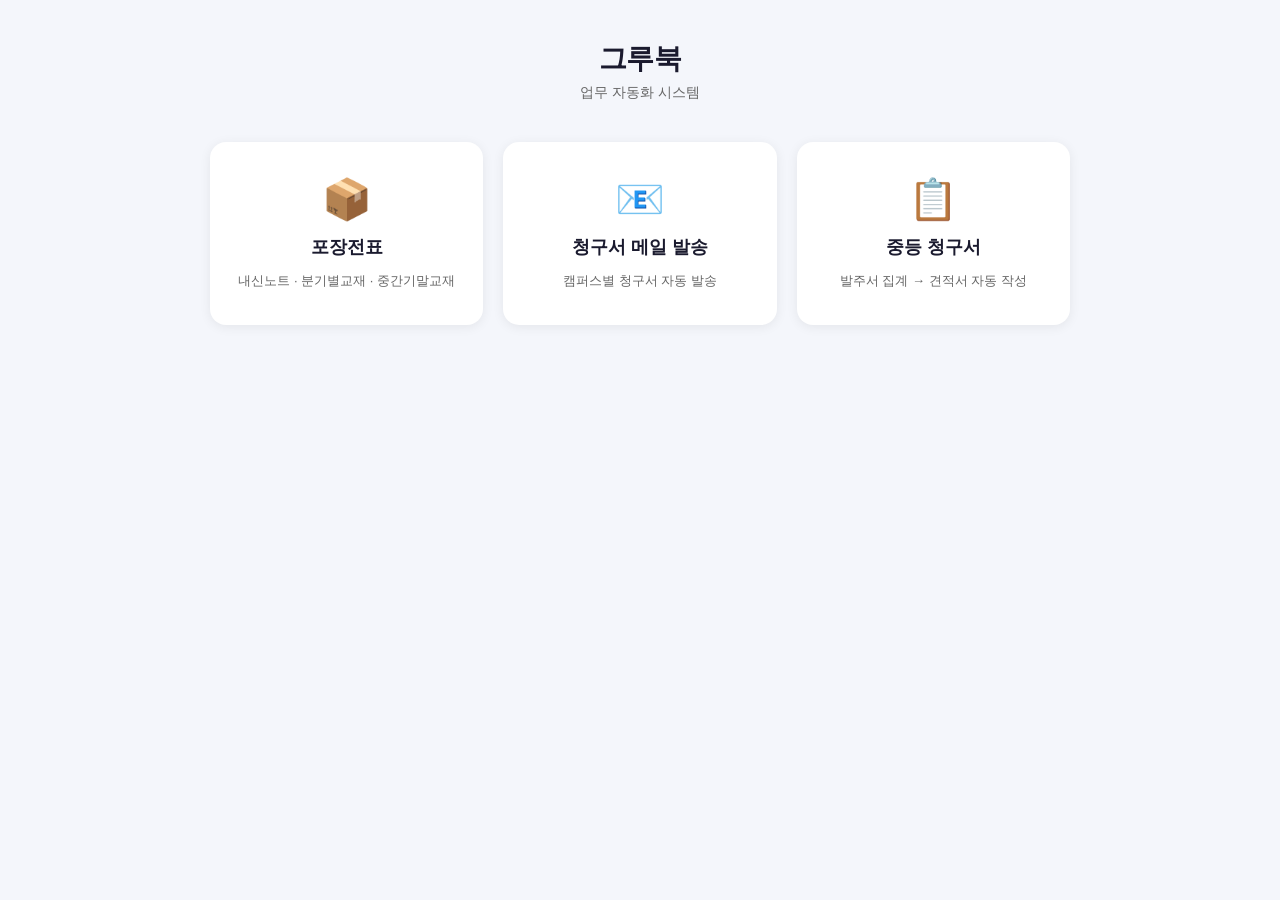
<file: templates/index.html>
<!DOCTYPE html>
<html lang="ko">
<head>
  <meta charset="UTF-8">
  <meta name="viewport" content="width=device-width, initial-scale=1.0">
  <title>그루북 업무 자동화</title>
  <link rel="stylesheet" href="/static/css/style.css">
</head>
<body>
  <div class="container">
    <header>
      <h1 class="logo">그루북</h1>
      <p class="subtitle">업무 자동화 시스템</p>
    </header>
    <main>
      <div class="card-grid">
        <a href="/packaging" class="card">
          <div class="card-icon">📦</div>
          <div class="card-title">포장전표</div>
          <div class="card-desc">내신노트 · 분기별교재 · 중간기말교재</div>
        </a>
        <a href="/email" class="card">
          <div class="card-icon">📧</div>
          <div class="card-title">청구서 메일 발송</div>
          <div class="card-desc">캠퍼스별 청구서 자동 발송</div>
        </a>
        <a href="/jundeung-bill" class="card">
          <div class="card-icon">📋</div>
          <div class="card-title">중등 청구서</div>
          <div class="card-desc">발주서 집계 → 견적서 자동 작성</div>
        </a>
      </div>
    </main>
  </div>
</body>
</html>
</file>
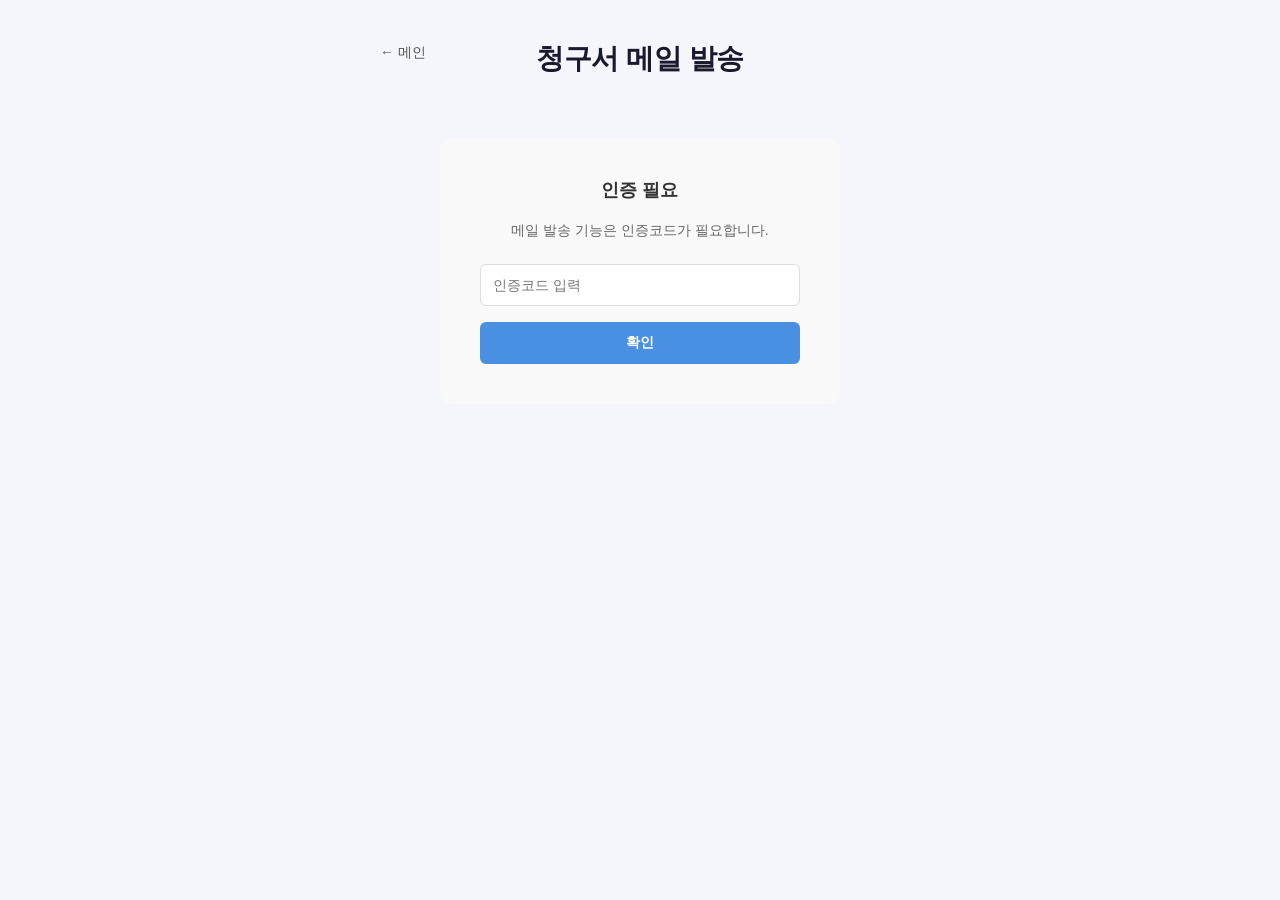
<file: templates/email.html>
<!DOCTYPE html>
<html lang="ko">
<head>
  <meta charset="UTF-8">
  <meta name="viewport" content="width=device-width, initial-scale=1.0">
  <title>청구서 메일 발송 - 그루북</title>
  <link rel="stylesheet" href="/static/css/style.css">
</head>
<body>
  <div class="container container-narrow">
    <header>
      <a href="/" class="back-btn">← 메인</a>
      <h1 class="logo">청구서 메일 발송</h1>
    </header>
    <main>

      <!-- Step 0: 인증 -->
      <div id="stepAuth">
        <div class="auth-box" style="max-width: 400px; margin: 60px auto; padding: 40px; background: #f9f9f9; border-radius: 12px; text-align: center;">
          <h2 style="margin: 0 0 20px 0; font-size: 18px; color: #333;">인증 필요</h2>
          <p style="margin: 0 0 24px 0; color: #666; font-size: 14px;">메일 발송 기능은 인증코드가 필요합니다.</p>
          <input
            type="password"
            id="authCode"
            placeholder="인증코드 입력"
            style="width: 100%; padding: 12px; border: 1px solid #ddd; border-radius: 6px; font-size: 14px; box-sizing: border-box; margin-bottom: 16px;"
            onkeypress="if(event.key==='Enter') submitAuth()"
          />
          <button
            onclick="submitAuth()"
            style="width: 100%; padding: 12px; background: #4a90e2; color: white; border: none; border-radius: 6px; font-size: 14px; font-weight: 600; cursor: pointer; transition: background 0.2s;"
            onmouseover="this.style.background='#357abd'"
            onmouseout="this.style.background='#4a90e2'"
          >확인</button>
          <p id="authError" style="display:none; margin-top: 16px; color: #d32f2f; font-size: 14px;">인증코드가 올바르지 않습니다.</p>
        </div>
      </div>

      <!-- Step 1: 파일 업로드 + 스캔 -->
      <div id="stepScan" style="display:none;">
        <div class="upload-area" id="uploadArea">
          <input type="file" id="fileInput" accept=".xlsx" multiple hidden>
          <div class="upload-content" id="uploadContent">
            <div class="upload-icon">📂</div>
            <p class="upload-text">청구서 파일을 드래그하거나 클릭하여 선택</p>
            <p class="upload-hint">.xlsx 파일 여러 개 동시 선택 가능</p>
            <p class="upload-hint">파일명 형식: YYYY년 MM월 캠퍼스명 청구서_내신교재.xlsx</p>
          </div>
          <div class="upload-selected" id="uploadSelected" style="display:none;">
            <div class="upload-icon">✅</div>
            <p class="upload-filename" id="uploadFilename"></p>
            <p class="upload-hint">다른 파일로 변경하려면 클릭</p>
          </div>
        </div>

        <button class="btn-primary" id="scanBtn" disabled>파일 스캔</button>

        <div class="error-section" id="scanError" style="display:none;">
          <div class="error-icon">⚠️</div>
          <p class="error-msg" id="scanErrorMsg"></p>
        </div>
      </div>

      <!-- Step 2: 스캔 결과 + 발송 -->
      <div id="stepSend" style="display:none;">
        <h3 class="section-title">스캔 결과</h3>
        <div class="table-wrap">
          <table class="preview-table" id="previewTable">
            <thead>
              <tr>
                <th>년도</th>
                <th>월</th>
                <th>캠퍼스</th>
                <th>파일 유형</th>
                <th>수신 이메일</th>
              </tr>
            </thead>
            <tbody id="previewBody"></tbody>
          </table>
        </div>

        <div class="banding-section">
          <h3 class="section-title">추가 메시지 (선택)</h3>
          <textarea id="additionalMsg" class="msg-textarea" rows="4" placeholder="이메일 본문에 추가할 메시지를 입력하세요."></textarea>
        </div>

        <div class="btn-row">
          <button class="btn-secondary" id="rescanBtn">다시 스캔</button>
          <button class="btn-primary" id="sendBtn">메일 발송</button>
        </div>
      </div>

      <!-- 진행률 -->
      <div class="progress-section" id="progressSection" style="display:none;">
        <div class="progress-bar-wrap">
          <div class="progress-bar" id="progressBar" style="width:0%"></div>
        </div>
        <p class="progress-msg" id="progressMsg">준비 중...</p>
      </div>

      <!-- 완료 결과 -->
      <div class="download-section" id="resultSection" style="display:none;">
        <div class="success-icon">🎉</div>
        <p class="success-msg" id="resultMsg"></p>
        <div id="errorList" style="display:none;">
          <p class="error-msg" id="errorListMsg"></p>
        </div>
        <button class="btn-secondary" onclick="resetAll()">처음으로</button>
      </div>

      <!-- 에러 -->
      <div class="error-section" id="errorSection" style="display:none;">
        <div class="error-icon">⚠️</div>
        <p class="error-msg" id="errorMsg"></p>
        <button class="btn-secondary" onclick="resetAll()">다시 시도</button>
      </div>

    </main>
  </div>

  <!-- 메일 미리보기 모달 -->
  <div id="previewModal" class="modal-overlay" style="display:none;">
    <div class="modal-box">
      <h3>메일 미리보기</h3>
      <p class="modal-subtitle">아래 내용으로 <strong id="previewCount">0</strong>개 캠퍼스에 메일이 발송됩니다.</p>

      <div class="preview-email">
        <div class="preview-field">
          <span class="label">제목</span>
          <span class="preview-content" style="color: #666; font-style: italic;">캠퍼스마다 개별 제목으로 발송됩니다</span>
        </div>
        <div class="preview-field">
          <span class="label">본문</span>
          <pre id="modalPreviewBody" class="preview-content"></pre>
        </div>
      </div>

      <div class="preview-targets">
        <p class="label">발송 대상</p>
        <ul id="previewTargetList"></ul>
      </div>

      <div class="modal-actions">
        <button class="btn-secondary" id="modalCancelBtn">취소</button>
        <button class="btn-primary" id="modalConfirmBtn">발송 확인</button>
      </div>
    </div>
  </div>

  <script>
    let authenticated = false;
    let selectedFiles = [];
    let scanId = null;
    let pollTimer = null;
    let previewRows = [];
    let pendingAdditionalMsg = '';

    // 인증코드 제출
    async function submitAuth() {
      const code = document.getElementById('authCode').value.trim();
      if (!code) return;

      try {
        const res = await fetch('/api/auth/verify', {
          method: 'POST',
          body: new URLSearchParams({ code }),
        });

        if (res.ok) {
          authenticated = true;
          document.getElementById('stepAuth').style.display = 'none';
          document.getElementById('stepScan').style.display = '';
          document.getElementById('authCode').value = '';
        } else {
          document.getElementById('authError').style.display = '';
          document.getElementById('authCode').value = '';
          setTimeout(() => {
            document.getElementById('authError').style.display = 'none';
          }, 3000);
        }
      } catch (err) {
        console.error('Auth error:', err);
      }
    }

    // 업로드 영역 클릭
    document.getElementById('uploadArea').addEventListener('click', () => {
      document.getElementById('fileInput').click();
    });

    // 드래그앤드롭
    const uploadArea = document.getElementById('uploadArea');
    uploadArea.addEventListener('dragover', e => { e.preventDefault(); uploadArea.classList.add('drag-over'); });
    uploadArea.addEventListener('dragleave', () => uploadArea.classList.remove('drag-over'));
    uploadArea.addEventListener('drop', e => {
      e.preventDefault();
      uploadArea.classList.remove('drag-over');
      setFiles(Array.from(e.dataTransfer.files));
    });

    document.getElementById('fileInput').addEventListener('change', e => {
      setFiles(Array.from(e.target.files));
    });

    function setFiles(files) {
      selectedFiles = files.filter(f => f.name.endsWith('.xlsx'));
      if (selectedFiles.length === 0) return;
      document.getElementById('uploadContent').style.display = 'none';
      document.getElementById('uploadSelected').style.display = 'flex';
      document.getElementById('uploadFilename').textContent =
        selectedFiles.length === 1
          ? selectedFiles[0].name
          : `${selectedFiles.length}개 파일 선택됨`;
      document.getElementById('scanBtn').disabled = false;
      document.getElementById('scanError').style.display = 'none';
    }

    // 스캔
    document.getElementById('scanBtn').addEventListener('click', async () => {
      if (selectedFiles.length === 0) return;

      const formData = new FormData();
      selectedFiles.forEach(f => formData.append('files', f));

      document.getElementById('scanBtn').disabled = true;
      document.getElementById('scanError').style.display = 'none';

      try {
        const res = await fetch('/api/email/scan', { method: 'POST', body: formData });
        const data = await res.json();

        if (!res.ok) {
          document.getElementById('scanErrorMsg').textContent = data.detail || '스캔 실패';
          document.getElementById('scanError').style.display = 'flex';
          document.getElementById('scanBtn').disabled = false;
          return;
        }

        scanId = data.scan_id;
        previewRows = data.preview;
        renderPreview(data.preview);
        document.getElementById('stepScan').style.display = 'none';
        document.getElementById('stepSend').style.display = 'block';
      } catch (err) {
        document.getElementById('scanErrorMsg').textContent = '서버 연결에 실패했습니다.';
        document.getElementById('scanError').style.display = 'flex';
        document.getElementById('scanBtn').disabled = false;
      }
    });

    function renderPreview(preview) {
      const tbody = document.getElementById('previewBody');
      tbody.innerHTML = '';
      preview.forEach(item => {
        const tr = document.createElement('tr');
        const emailCell = item.email === '이메일 없음'
          ? `<td class="email-missing">${item.email}</td>`
          : `<td>${item.email}</td>`;
        tr.innerHTML = `
          <td>${item.year}</td>
          <td>${item.month}</td>
          <td>${item.campus}</td>
          <td>${item.file_type}</td>
          ${emailCell}
        `;
        tbody.appendChild(tr);
      });
    }

    // 다시 스캔
    document.getElementById('rescanBtn').addEventListener('click', () => {
      scanId = null;
      selectedFiles = [];
      document.getElementById('uploadContent').style.display = 'flex';
      document.getElementById('uploadSelected').style.display = 'none';
      document.getElementById('scanBtn').disabled = true;
      document.getElementById('fileInput').value = '';
      document.getElementById('stepSend').style.display = 'none';
      document.getElementById('stepScan').style.display = 'block';
    });

    // 메일 발송 (미리보기 모달 표시)
    document.getElementById('sendBtn').addEventListener('click', () => {
      if (!scanId) return;
      pendingAdditionalMsg = document.getElementById('additionalMsg').value;
      showPreviewModal(pendingAdditionalMsg);
    });

    // 모달 취소
    document.getElementById('modalCancelBtn').addEventListener('click', () => {
      document.getElementById('previewModal').style.display = 'none';
    });

    // 모달 확인 (실제 발송 수행)
    document.getElementById('modalConfirmBtn').addEventListener('click', async () => {
      document.getElementById('previewModal').style.display = 'none';

      const formData = new FormData();
      formData.append('scan_id', scanId);
      formData.append('additional_msg', pendingAdditionalMsg);

      document.getElementById('stepSend').style.display = 'none';
      document.getElementById('progressSection').style.display = 'block';

      try {
        const res = await fetch('/api/email/send', { method: 'POST', body: formData });
        const data = await res.json();

        if (!res.ok) {
          showError(data.detail || '발송 실패');
          return;
        }

        pollProgress(data.task_id);
      } catch (err) {
        showError('서버 연결에 실패했습니다.');
      }
    });

    function buildEmailBody(year, month, additionalMsg) {
      let body = `안녕하세요.\n그루북 정세동 실장입니다.\n\n${year}년 ${month}월 청구서를 보내드리니 확인 바랍니다.\n보시고 수정 사항이 있을 경우, 알려주시면 반영하도록 하겠습니다.`;
      if (additionalMsg.trim()) {
        body += `\n\n${additionalMsg.trim()}`;
      }
      body += `\n\n감사합니다.\n\n그루북 정세동 드림`;
      return body;
    }

    function showPreviewModal(additionalMsg) {
      if (previewRows.length === 0) return;

      // 고유 캠퍼스 그룹 추출
      const groupMap = {};
      previewRows.forEach(row => {
        const key = `${row.year}_${row.month}_${row.campus}`;
        if (!groupMap[key]) {
          groupMap[key] = {
            year: row.year,
            month: row.month,
            campus: row.campus,
            email: row.email
          };
        }
      });
      const groupList = Object.values(groupMap);

      // 첫 번째 그룹으로 본문 미리보기
      const first = groupList[0];
      document.getElementById('modalPreviewBody').textContent = buildEmailBody(first.year, first.month, additionalMsg);
      document.getElementById('previewCount').textContent = groupList.length;

      // 발송 대상 목록 (캠퍼스마다 제목 표시)
      const targetList = document.getElementById('previewTargetList');
      targetList.innerHTML = '';
      groupList.forEach(group => {
        const li = document.createElement('li');
        const campusSubject = `그루북 ${group.year}년 ${group.month}월 청구서_${group.campus}`;
        if (group.email === '이메일 없음') {
          li.innerHTML = `<div style="font-weight: bold; margin-bottom: 4px;">${group.campus}</div>
                          <div style="font-size: 12px; color: #888; margin-bottom: 6px;">${campusSubject}</div>
                          <div style="color: #e74c3c; font-weight: bold;">${group.email}</div>`;
        } else {
          li.innerHTML = `<div style="font-weight: bold; margin-bottom: 4px;">${group.campus}</div>
                          <div style="font-size: 12px; color: #888; margin-bottom: 6px;">${campusSubject}</div>
                          <div>${group.email}</div>`;
        }
        targetList.appendChild(li);
      });

      // 모달 표시
      document.getElementById('previewModal').style.display = 'flex';
    }

    function pollProgress(taskId) {
      const bar = document.getElementById('progressBar');
      const msg = document.getElementById('progressMsg');
      bar.classList.add('processing');
      msg.classList.add('spinning');

      pollTimer = setInterval(async () => {
        try {
          const res = await fetch(`/api/progress/${taskId}`);
          const data = await res.json();

          bar.style.width = data.progress + '%';
          msg.textContent = data.message;

          if (data.status === 'done') {
            clearInterval(pollTimer);
            bar.classList.remove('processing');
            msg.classList.remove('spinning');
            showResult(data);
          } else if (data.status === 'error') {
            clearInterval(pollTimer);
            bar.classList.remove('processing');
            msg.classList.remove('spinning');
            showError(data.error || '발송 중 오류가 발생했습니다.');
          }
        } catch {
          clearInterval(pollTimer);
          bar.classList.remove('processing');
          msg.classList.remove('spinning');
          showError('서버 연결이 끊어졌습니다.');
        }
      }, 800);
    }

    function showResult(data) {
      document.getElementById('progressSection').style.display = 'none';
      document.getElementById('resultSection').style.display = 'flex';

      const result = data.email_result || {};
      const success = result.success ?? 0;
      const fail = result.fail ?? 0;
      document.getElementById('resultMsg').textContent = `발송 완료! 성공 ${success}건, 실패 ${fail}건`;

      if (result.errors && result.errors.length > 0) {
        document.getElementById('errorList').style.display = 'block';
        document.getElementById('errorListMsg').textContent = result.errors.join('\n');
      }
    }

    function showError(msg) {
      document.getElementById('progressSection').style.display = 'none';
      document.getElementById('stepScan').style.display = 'none';
      document.getElementById('stepSend').style.display = 'none';
      document.getElementById('errorSection').style.display = 'flex';
      document.getElementById('errorMsg').textContent = msg;
    }

    function resetAll() {
      scanId = null;
      selectedFiles = [];
      previewRows = [];
      pendingAdditionalMsg = '';
      if (pollTimer) clearInterval(pollTimer);
      document.getElementById('uploadContent').style.display = 'flex';
      document.getElementById('uploadSelected').style.display = 'none';
      document.getElementById('scanBtn').disabled = true;
      document.getElementById('fileInput').value = '';
      document.getElementById('additionalMsg').value = '';
      document.getElementById('progressBar').style.width = '0%';
      document.getElementById('stepScan').style.display = 'block';
      document.getElementById('stepSend').style.display = 'none';
      document.getElementById('progressSection').style.display = 'none';
      document.getElementById('resultSection').style.display = 'none';
      document.getElementById('errorSection').style.display = 'none';
      document.getElementById('scanError').style.display = 'none';
      document.getElementById('errorList').style.display = 'none';
      document.getElementById('previewModal').style.display = 'none';
    }
  </script>
</body>
</html>
</file>
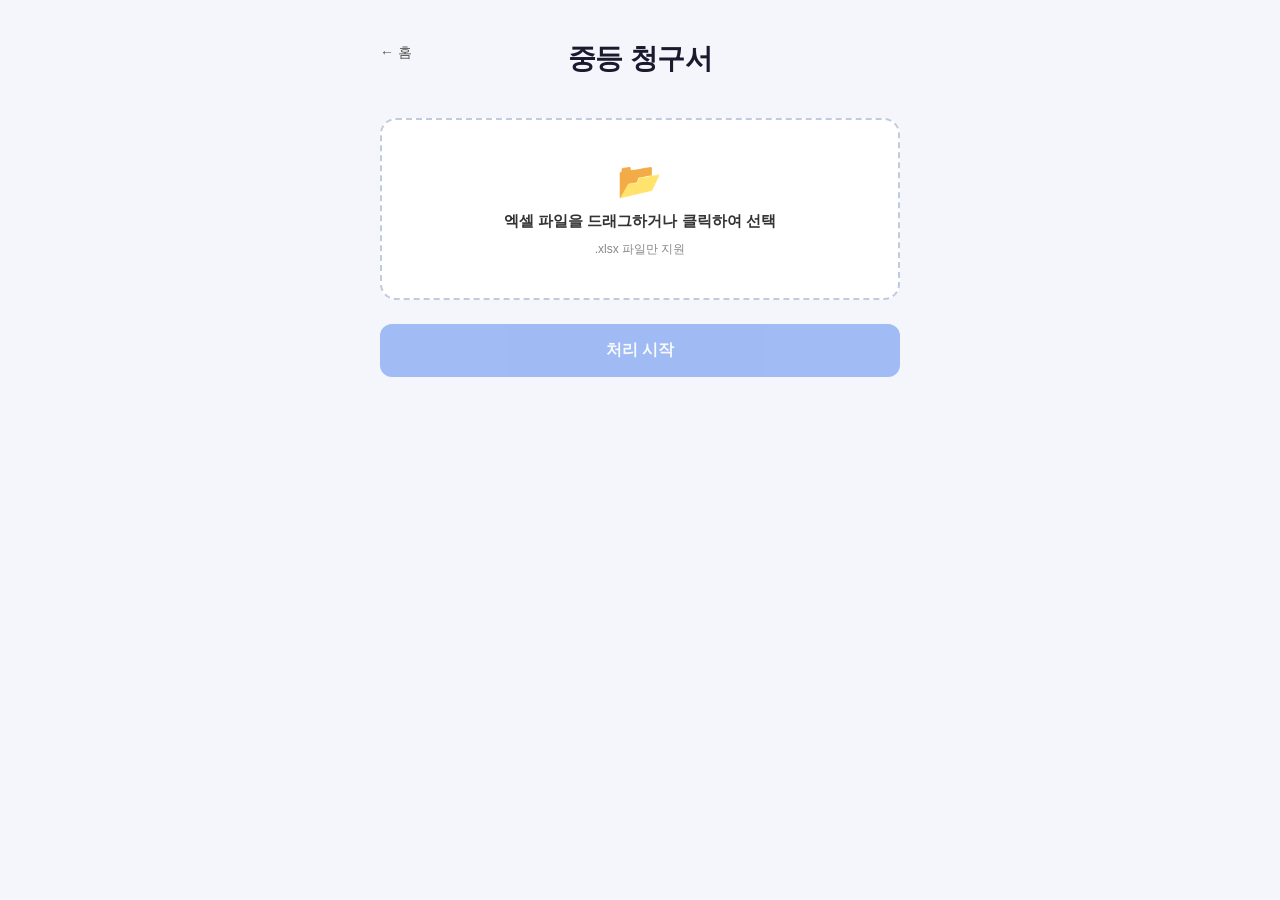
<file: templates/jundeung_bill.html>
<!DOCTYPE html>
<html lang="ko">
<head>
  <meta charset="UTF-8">
  <meta name="viewport" content="width=device-width, initial-scale=1.0">
  <title>중등 청구서 - 그루북</title>
  <link rel="stylesheet" href="/static/css/style.css">
</head>
<body>
  <div class="container container-narrow">
    <header>
      <a href="/" class="back-btn">← 홈</a>
      <h1 class="logo">중등 청구서</h1>
    </header>
    <main>
      <form id="uploadForm">
        <!-- 파일 업로드 -->
        <div class="upload-area" id="uploadArea">
          <input type="file" id="fileInput" accept=".xlsx" hidden>
          <div class="upload-content" id="uploadContent">
            <div class="upload-icon">📂</div>
            <p class="upload-text">엑셀 파일을 드래그하거나 클릭하여 선택</p>
            <p class="upload-hint">.xlsx 파일만 지원</p>
          </div>
          <div class="upload-selected" id="uploadSelected" style="display:none;">
            <div class="upload-icon">✅</div>
            <p class="upload-filename" id="uploadFilename"></p>
            <p class="upload-hint">다른 파일로 변경하려면 클릭</p>
          </div>
        </div>

        <!-- 처리 시작 버튼 -->
        <button type="submit" class="btn-primary" id="submitBtn" disabled>
          처리 시작
        </button>
      </form>

      <!-- 진행률 -->
      <div class="progress-section" id="progressSection" style="display:none;">
        <div class="progress-bar-wrap">
          <div class="progress-bar" id="progressBar" style="width:0%"></div>
        </div>
        <p class="progress-msg" id="progressMsg">준비 중...</p>
      </div>

      <!-- 다운로드 -->
      <div class="download-section" id="downloadSection" style="display:none;">
        <div class="success-icon">🎉</div>
        <p class="success-msg">청구서 엑셀이 완성되었습니다!</p>
        <a class="btn-download" id="downloadBtn" href="#">Excel 다운로드</a>
      </div>

      <!-- 에러 -->
      <div class="error-section" id="errorSection" style="display:none;">
        <div class="error-icon">⚠️</div>
        <p class="error-msg" id="errorMsg"></p>
        <button class="btn-secondary" onclick="resetForm()">다시 시도</button>
      </div>
    </main>
  </div>

  <script>
    const procType = "jundeung_bill";
    let selectedFile = null;
    let pollTimer = null;

    document.getElementById('uploadArea').addEventListener('click', () => {
      document.getElementById('fileInput').click();
    });

    const uploadArea = document.getElementById('uploadArea');
    uploadArea.addEventListener('dragover', e => { e.preventDefault(); uploadArea.classList.add('drag-over'); });
    uploadArea.addEventListener('dragleave', () => uploadArea.classList.remove('drag-over'));
    uploadArea.addEventListener('drop', e => {
      e.preventDefault();
      uploadArea.classList.remove('drag-over');
      const file = e.dataTransfer.files[0];
      if (file) setFile(file);
    });

    document.getElementById('fileInput').addEventListener('change', e => {
      if (e.target.files[0]) setFile(e.target.files[0]);
    });

    function setFile(file) {
      selectedFile = file;
      document.getElementById('uploadContent').style.display = 'none';
      document.getElementById('uploadSelected').style.display = 'flex';
      document.getElementById('uploadFilename').textContent = file.name;
      document.getElementById('submitBtn').disabled = false;
    }

    document.getElementById('uploadForm').addEventListener('submit', async e => {
      e.preventDefault();
      if (!selectedFile) return;

      const formData = new FormData();
      formData.append('file', selectedFile);

      document.getElementById('submitBtn').disabled = true;
      document.getElementById('progressSection').style.display = 'block';

      try {
        const res = await fetch(`/api/process/${procType}`, { method: 'POST', body: formData });
        const { task_id } = await res.json();
        pollProgress(task_id);
      } catch (err) {
        showError('서버 연결에 실패했습니다.');
      }
    });

    function pollProgress(taskId) {
      const bar = document.getElementById('progressBar');
      const msg = document.getElementById('progressMsg');
      bar.classList.add('processing');
      msg.classList.add('spinning');

      pollTimer = setInterval(async () => {
        try {
          const res = await fetch(`/api/progress/${taskId}`);
          const data = await res.json();

          bar.style.width = data.progress + '%';
          msg.textContent = data.message;

          if (data.status === 'done') {
            clearInterval(pollTimer);
            bar.classList.remove('processing');
            msg.classList.remove('spinning');
            showDownload(taskId);
          } else if (data.status === 'error') {
            clearInterval(pollTimer);
            bar.classList.remove('processing');
            msg.classList.remove('spinning');
            showError(data.error || '처리 중 오류가 발생했습니다.');
          }
        } catch {
          clearInterval(pollTimer);
          bar.classList.remove('processing');
          msg.classList.remove('spinning');
          showError('서버 연결이 끊어졌습니다.');
        }
      }, 800);
    }

    function showDownload(taskId) {
      document.getElementById('progressSection').style.display = 'none';
      document.getElementById('downloadSection').style.display = 'flex';
      document.getElementById('downloadBtn').href = `/api/download/${taskId}`;
    }

    function showError(msg) {
      document.getElementById('progressSection').style.display = 'none';
      document.getElementById('errorSection').style.display = 'flex';
      document.getElementById('errorMsg').textContent = msg;
    }

    function resetForm() {
      selectedFile = null;
      document.getElementById('uploadContent').style.display = 'flex';
      document.getElementById('uploadSelected').style.display = 'none';
      document.getElementById('submitBtn').disabled = true;
      document.getElementById('progressSection').style.display = 'none';
      document.getElementById('downloadSection').style.display = 'none';
      document.getElementById('errorSection').style.display = 'none';
      document.getElementById('progressBar').style.width = '0%';
      document.getElementById('fileInput').value = '';
    }
  </script>
</body>
</html>
</file>
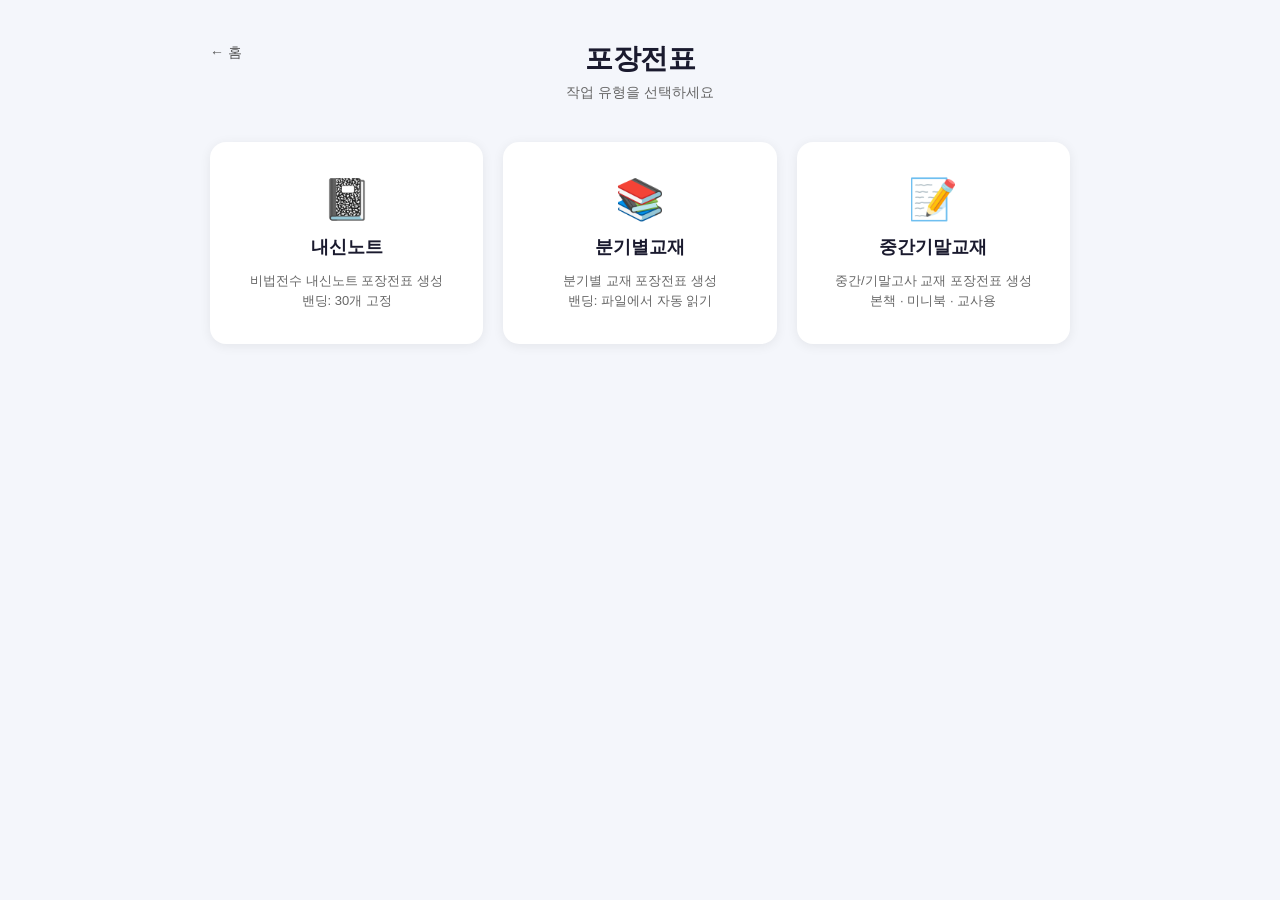
<file: templates/packaging.html>
<!DOCTYPE html>
<html lang="ko">
<head>
  <meta charset="UTF-8">
  <meta name="viewport" content="width=device-width, initial-scale=1.0">
  <title>포장전표 - 그루북</title>
  <link rel="stylesheet" href="/static/css/style.css">
</head>
<body>
  <div class="container">
    <header>
      <a href="/" class="back-btn">← 홈</a>
      <h1 class="logo">포장전표</h1>
      <p class="subtitle">작업 유형을 선택하세요</p>
    </header>
    <main>
      <div class="card-grid">
        <a href="/naeshin" class="card">
          <div class="card-icon">📓</div>
          <div class="card-title">내신노트</div>
          <div class="card-desc">비법전수 내신노트 포장전표 생성<br>밴딩: 30개 고정</div>
        </a>
        <a href="/quarterly" class="card">
          <div class="card-icon">📚</div>
          <div class="card-title">분기별교재</div>
          <div class="card-desc">분기별 교재 포장전표 생성<br>밴딩: 파일에서 자동 읽기</div>
        </a>
        <a href="/midterm" class="card">
          <div class="card-icon">📝</div>
          <div class="card-title">중간기말교재</div>
          <div class="card-desc">중간/기말고사 교재 포장전표 생성<br>본책 · 미니북 · 교사용</div>
        </a>
      </div>
    </main>
  </div>
</body>
</html>
</file>
<file: static/css/style.css>
/* ── 기본 ── */
*, *::before, *::after { box-sizing: border-box; margin: 0; padding: 0; }

body {
  font-family: 'Malgun Gothic', 'Apple SD Gothic Neo', 'Noto Sans KR', sans-serif;
  background: #f4f6fb;
  color: #222;
  min-height: 100vh;
}

a { text-decoration: none; color: inherit; }

/* ── 레이아웃 ── */
.container {
  max-width: 900px;
  margin: 0 auto;
  padding: 40px 20px;
}

.container-narrow {
  max-width: 560px;
}

/* ── 헤더 ── */
header {
  margin-bottom: 40px;
  text-align: center;
  position: relative;
}

.back-btn {
  position: absolute;
  left: 0;
  top: 4px;
  font-size: 14px;
  color: #555;
  font-weight: 500;
}
.back-btn:hover { color: #2563eb; }

.logo {
  font-size: 28px;
  font-weight: 800;
  color: #1a1a2e;
  letter-spacing: -0.5px;
}

.subtitle {
  margin-top: 6px;
  font-size: 14px;
  color: #666;
}

/* ── 카드 그리드 ── */
.card-grid {
  display: grid;
  grid-template-columns: repeat(auto-fill, minmax(220px, 1fr));
  gap: 20px;
}

.card {
  background: #fff;
  border-radius: 16px;
  padding: 32px 24px;
  box-shadow: 0 2px 12px rgba(0,0,0,0.07);
  cursor: pointer;
  transition: transform 0.15s, box-shadow 0.15s;
  display: flex;
  flex-direction: column;
  align-items: center;
  text-align: center;
  gap: 12px;
  border: 2px solid transparent;
}

.card:hover {
  transform: translateY(-3px);
  box-shadow: 0 6px 24px rgba(37,99,235,0.13);
  border-color: #2563eb;
}

.card-disabled {
  opacity: 0.4;
  cursor: not-allowed;
  pointer-events: none;
}

.card-icon { font-size: 40px; }

.card-title {
  font-size: 18px;
  font-weight: 700;
  color: #1a1a2e;
}

.card-desc {
  font-size: 13px;
  color: #666;
  line-height: 1.5;
}

/* ── 업로드 영역 ── */
.upload-area {
  border: 2.5px dashed #c0cbe0;
  border-radius: 16px;
  padding: 40px 24px;
  cursor: pointer;
  transition: border-color 0.15s, background 0.15s;
  background: #fff;
  margin-bottom: 24px;
  min-height: 180px;
  display: flex;
  align-items: center;
  justify-content: center;
}

.upload-area:hover, .upload-area.drag-over {
  border-color: #2563eb;
  background: #eff6ff;
}

.upload-content, .upload-selected {
  display: flex;
  flex-direction: column;
  align-items: center;
  gap: 10px;
  text-align: center;
}

.upload-icon { font-size: 36px; }

.upload-text {
  font-size: 15px;
  font-weight: 600;
  color: #333;
}

.upload-hint {
  font-size: 12px;
  color: #888;
}

.upload-filename {
  font-size: 14px;
  font-weight: 600;
  color: #2563eb;
  word-break: break-all;
}

/* ── 밴딩 설정 ── */
.banding-section {
  background: #fff;
  border-radius: 16px;
  padding: 24px;
  margin-bottom: 24px;
  box-shadow: 0 2px 8px rgba(0,0,0,0.05);
}

.section-title {
  font-size: 15px;
  font-weight: 700;
  color: #333;
  margin-bottom: 16px;
}

.banding-grid {
  display: grid;
  grid-template-columns: repeat(3, 1fr);
  gap: 16px;
}

.banding-item {
  display: flex;
  flex-direction: column;
  gap: 6px;
}

.banding-item label {
  font-size: 13px;
  font-weight: 600;
  color: #555;
}

.banding-item input {
  border: 1.5px solid #d1d5db;
  border-radius: 8px;
  padding: 8px 12px;
  font-size: 15px;
  font-weight: 700;
  text-align: center;
  outline: none;
  transition: border-color 0.15s;
  width: 100%;
}

.banding-item input:focus { border-color: #2563eb; }

/* ── 버튼 ── */
.btn-primary {
  width: 100%;
  background: #2563eb;
  color: #fff;
  border: none;
  border-radius: 12px;
  padding: 16px;
  font-size: 16px;
  font-weight: 700;
  cursor: pointer;
  transition: background 0.15s, opacity 0.15s;
  font-family: inherit;
}

.btn-primary:hover:not(:disabled) { background: #1d4ed8; }

.btn-primary:disabled {
  opacity: 0.4;
  cursor: not-allowed;
}

.btn-secondary {
  background: #f3f4f6;
  color: #333;
  border: none;
  border-radius: 12px;
  padding: 12px 24px;
  font-size: 15px;
  font-weight: 600;
  cursor: pointer;
  transition: background 0.15s;
  font-family: inherit;
  margin-top: 12px;
}

.btn-secondary:hover { background: #e5e7eb; }

/* ── 진행률 ── */
.progress-section {
  margin-top: 28px;
  background: #fff;
  border-radius: 16px;
  padding: 24px;
  box-shadow: 0 2px 8px rgba(0,0,0,0.05);
}

.progress-bar-wrap {
  background: #e5e7eb;
  border-radius: 999px;
  height: 10px;
  overflow: hidden;
  margin-bottom: 12px;
}

.progress-bar {
  height: 100%;
  background: linear-gradient(90deg, #2563eb, #60a5fa);
  border-radius: 999px;
  transition: width 0.4s ease;
  position: relative;
  overflow: hidden;
}

/* 처리 중일 때 shimmer 효과 */
.progress-bar.processing::after {
  content: '';
  position: absolute;
  top: 0; left: -100%;
  width: 60%;
  height: 100%;
  background: linear-gradient(90deg, transparent, rgba(255,255,255,0.45), transparent);
  animation: shimmer 1.2s infinite;
}

@keyframes shimmer {
  0%   { left: -60%; }
  100% { left: 160%; }
}

/* 메시지 앞 스피너 */
.progress-msg.spinning::before {
  content: '';
  display: inline-block;
  width: 12px;
  height: 12px;
  border: 2px solid #c0cbe0;
  border-top-color: #2563eb;
  border-radius: 50%;
  animation: spin 0.8s linear infinite;
  margin-right: 8px;
  vertical-align: middle;
}

@keyframes spin {
  to { transform: rotate(360deg); }
}

.progress-msg {
  font-size: 14px;
  color: #555;
  text-align: center;
}

/* ── 다운로드 / 에러 ── */
.download-section, .error-section {
  margin-top: 28px;
  background: #fff;
  border-radius: 16px;
  padding: 36px 24px;
  box-shadow: 0 2px 8px rgba(0,0,0,0.05);
  flex-direction: column;
  align-items: center;
  gap: 12px;
  text-align: center;
}

.success-icon, .error-icon { font-size: 40px; }

.success-msg {
  font-size: 15px;
  font-weight: 600;
  color: #1a1a2e;
}

.btn-download {
  display: inline-block;
  background: #16a34a;
  color: #fff;
  border-radius: 12px;
  padding: 14px 32px;
  font-size: 16px;
  font-weight: 700;
  margin-top: 4px;
  transition: background 0.15s;
}
.btn-download:hover { background: #15803d; }

.error-msg {
  font-size: 14px;
  color: #dc2626;
  font-weight: 500;
  white-space: pre-wrap;
}

/* ── 이메일 페이지 ── */
.table-wrap {
  overflow-x: auto;
  border-radius: 12px;
  box-shadow: 0 2px 8px rgba(0,0,0,0.05);
  margin-bottom: 24px;
}

.preview-table {
  width: 100%;
  border-collapse: collapse;
  background: #fff;
  font-size: 14px;
}

.preview-table th {
  background: #f3f4f6;
  padding: 10px 14px;
  font-weight: 700;
  color: #333;
  text-align: center;
  border-bottom: 2px solid #e5e7eb;
}

.preview-table td {
  padding: 10px 14px;
  text-align: center;
  border-bottom: 1px solid #f0f0f0;
  color: #444;
}

.preview-table tr:last-child td { border-bottom: none; }

.preview-table td.email-missing {
  color: #dc2626;
  font-weight: 600;
}

.msg-textarea {
  width: 100%;
  border: 1.5px solid #d1d5db;
  border-radius: 8px;
  padding: 10px 14px;
  font-size: 14px;
  font-family: inherit;
  color: #333;
  resize: vertical;
  outline: none;
  transition: border-color 0.15s;
}

.msg-textarea:focus { border-color: #2563eb; }

.btn-row {
  display: flex;
  gap: 12px;
  margin-top: 4px;
}

.btn-row .btn-secondary {
  flex: 0 0 auto;
  margin-top: 0;
}

.btn-row .btn-primary {
  flex: 1;
}

/* ── 모달 ── */
.modal-overlay {
  position: fixed;
  top: 0;
  left: 0;
  right: 0;
  bottom: 0;
  background: rgba(0, 0, 0, 0.5);
  display: flex;
  align-items: center;
  justify-content: center;
  z-index: 1000;
  padding: 20px;
}

.modal-box {
  background: #fff;
  border-radius: 16px;
  padding: 32px;
  max-width: 600px;
  width: 100%;
  box-shadow: 0 10px 40px rgba(0, 0, 0, 0.2);
  max-height: 90vh;
  overflow-y: auto;
}

.modal-box h3 {
  font-size: 20px;
  font-weight: 700;
  color: #1a1a2e;
  margin-bottom: 12px;
}

.modal-subtitle {
  font-size: 14px;
  color: #555;
  margin-bottom: 24px;
}

.preview-email {
  background: #f9fafb;
  border-radius: 12px;
  padding: 20px;
  margin-bottom: 24px;
  border: 1px solid #e5e7eb;
}

.preview-field {
  display: flex;
  flex-direction: column;
  gap: 8px;
  margin-bottom: 16px;
}

.preview-field:last-child {
  margin-bottom: 0;
}

.preview-field .label {
  font-size: 12px;
  font-weight: 700;
  text-transform: uppercase;
  color: #666;
  letter-spacing: 0.5px;
}

.preview-content {
  font-size: 14px;
  color: #333;
  line-height: 1.6;
  word-break: break-word;
}

#modalPreviewBody {
  white-space: pre-wrap;
  word-wrap: break-word;
  font-family: 'Courier New', monospace;
  font-size: 13px;
  background: #fff;
  padding: 12px;
  border-radius: 8px;
  border: 1px solid #e5e7eb;
}

.preview-targets {
  margin-bottom: 24px;
}

.preview-targets .label {
  font-size: 12px;
  font-weight: 700;
  text-transform: uppercase;
  color: #666;
  letter-spacing: 0.5px;
  margin-bottom: 12px;
  display: block;
}

.preview-targets ul {
  list-style: none;
  padding: 0;
  background: #f9fafb;
  border-radius: 8px;
  border: 1px solid #e5e7eb;
  max-height: 200px;
  overflow-y: auto;
}

.preview-targets li {
  padding: 12px 12px;
  font-size: 14px;
  color: #333;
  border-bottom: 1px solid #e5e7eb;
}

.preview-targets li:last-child {
  border-bottom: none;
}

.modal-actions {
  display: flex;
  gap: 12px;
  justify-content: flex-end;
}

.modal-actions .btn-secondary {
  margin-top: 0;
  flex: 0 0 auto;
}

.modal-actions .btn-primary {
  width: auto;
  padding: 12px 32px;
  margin-top: 0;
}
</file>
